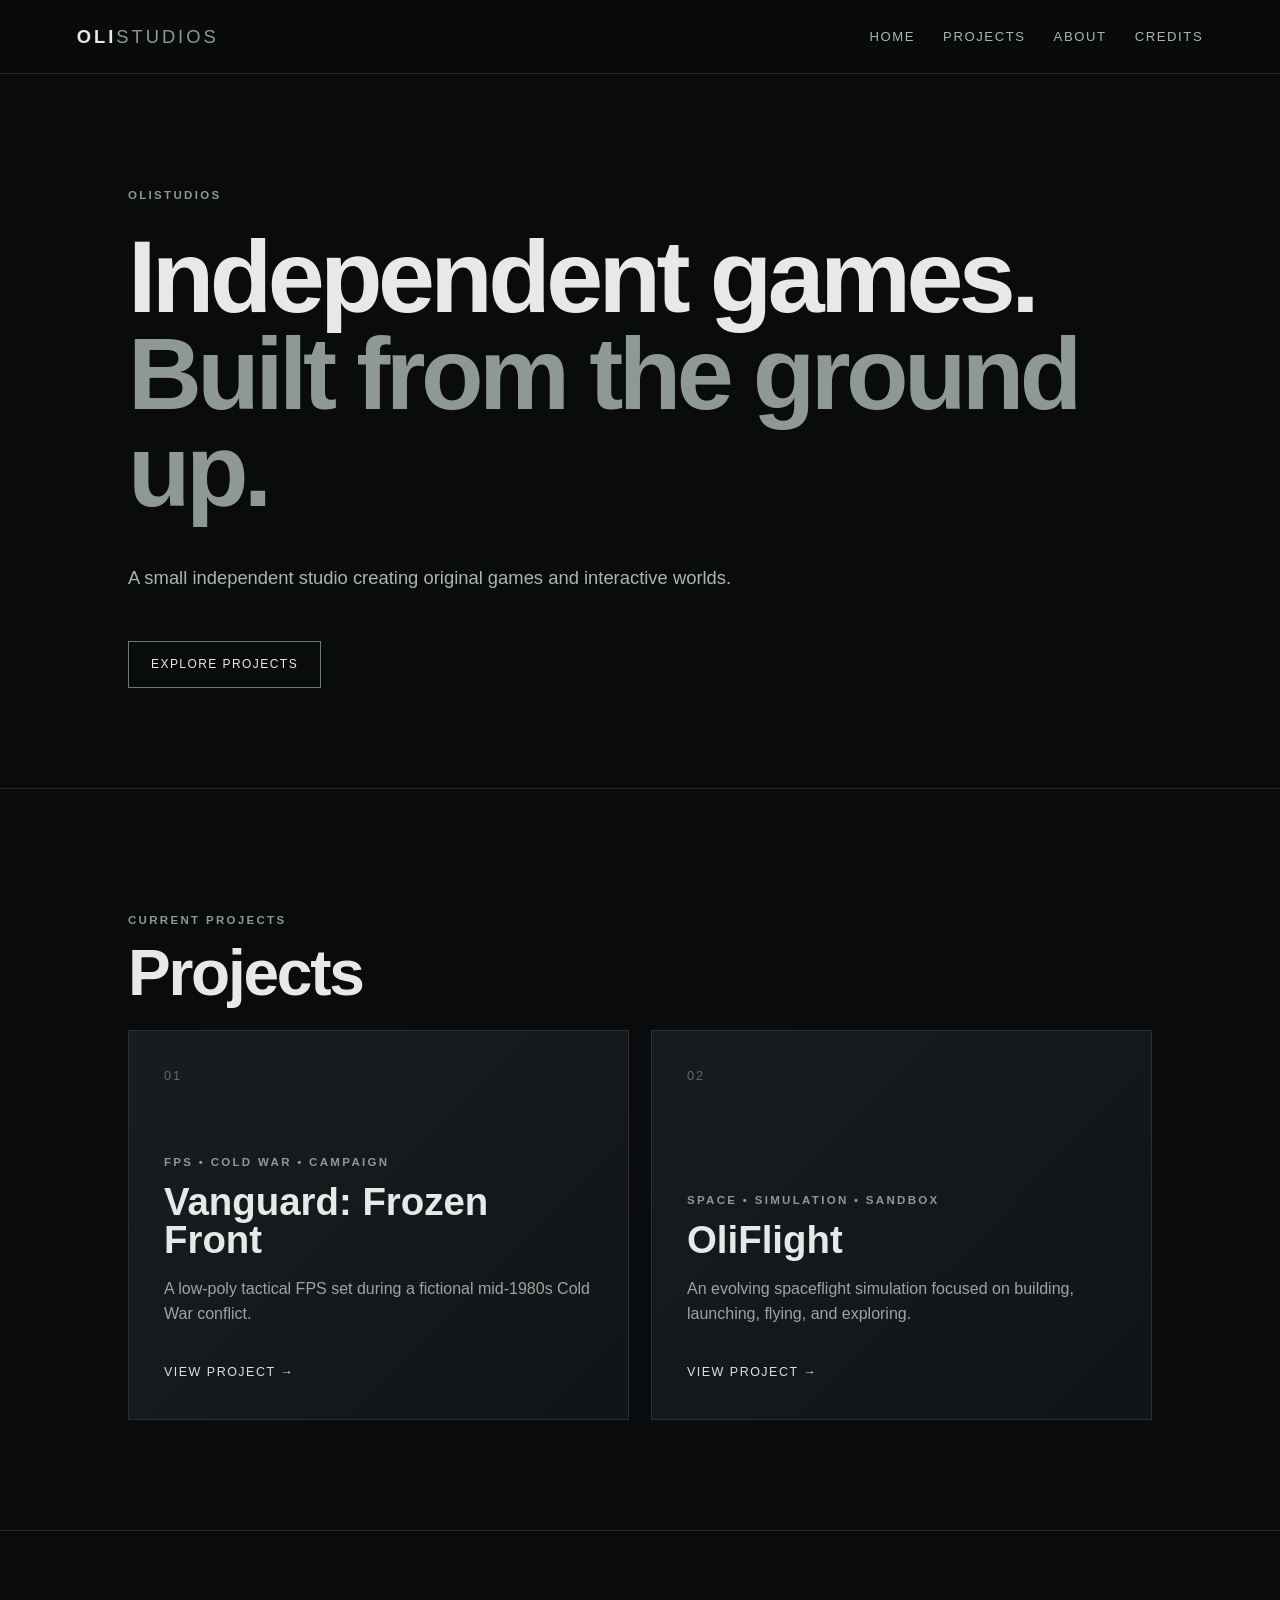
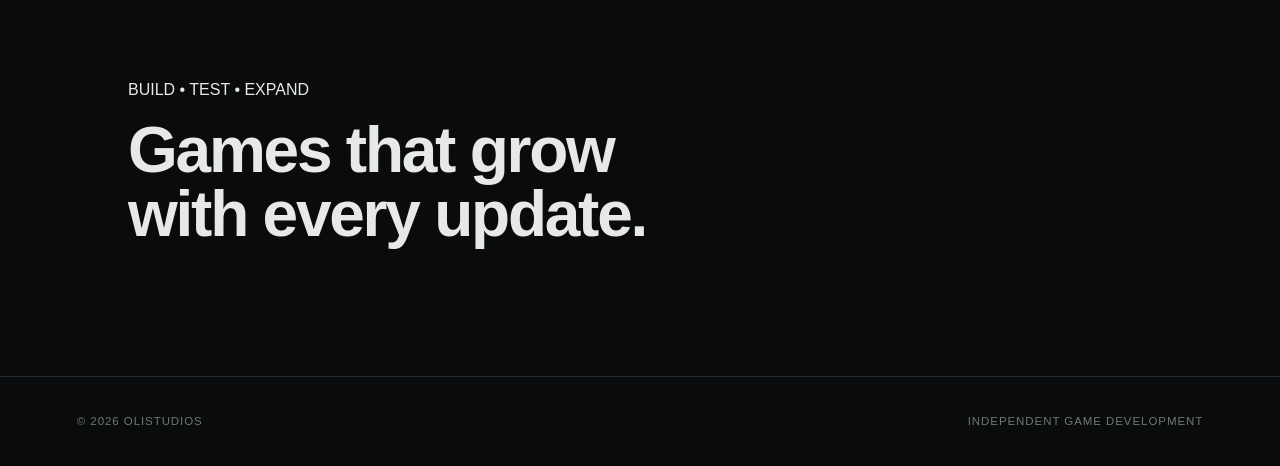
<file: index.html>
<!DOCTYPE html>
<html lang="en">
<head>
<meta charset="UTF-8">
<meta name="viewport" content="width=device-width, initial-scale=1.0">
<title>OliStudios — Independent Game Development</title>
<link rel="stylesheet" href="style.css">
</head>
<body>

<header class="site-header">
    <a class="logo" href="index.html">OLI<span>STUDIOS</span></a>
    <nav>
        <a href="index.html">Home</a>
        <a href="#projects">Projects</a>
        <a href="about.html">About</a>
        <a href="credits.html">Credits</a>
    </nav>
</header>

<main>
    <section class="hero">
        <p class="eyebrow">OLISTUDIOS</p>
        <h1>Independent games.<br><span>Built from the ground up.</span></h1>
        <p class="hero-text">A small independent studio creating original games and interactive worlds.</p>
        <a class="button" href="#projects">Explore Projects</a>
    </section>

    <section id="projects" class="section">
        <div class="section-title">
            <p class="eyebrow">CURRENT PROJECTS</p>
            <h2>Projects</h2>
        </div>

        <div class="project-grid">
            <a class="project-card frozen" href="games/frozen-front.html">
                <div class="project-number">01</div>
                <div>
                    <p class="tag">FPS • COLD WAR • CAMPAIGN</p>
                    <h3>Vanguard: Frozen Front</h3>
                    <p>A low-poly tactical FPS set during a fictional mid-1980s Cold War conflict.</p>
                    <span>View Project →</span>
                </div>
            </a>

            <a class="project-card space" href="games/oliflight.html">
                <div class="project-number">02</div>
                <div>
                    <p class="tag">SPACE • SIMULATION • SANDBOX</p>
                    <h3>OliFlight</h3>
                    <p>An evolving spaceflight simulation focused on building, launching, flying, and exploring.</p>
                    <span>View Project →</span>
                </div>
            </a>
        </div>
    </section>

    <section class="statement">
        <p>BUILD • TEST • EXPAND</p>
        <h2>Games that grow<br>with every update.</h2>
    </section>
</main>

<footer>
    <div>© 2026 OliStudios</div>
    <div>Independent Game Development</div>
</footer>

<script async src="https://cdn.harku.app/loader.js" data-harku-key="d36383e3ff04aa05386f8c334c3c5c8c" data-harku-theme="dark"></script>
<script src="script.js"></script>
</body>
</html>
</file>
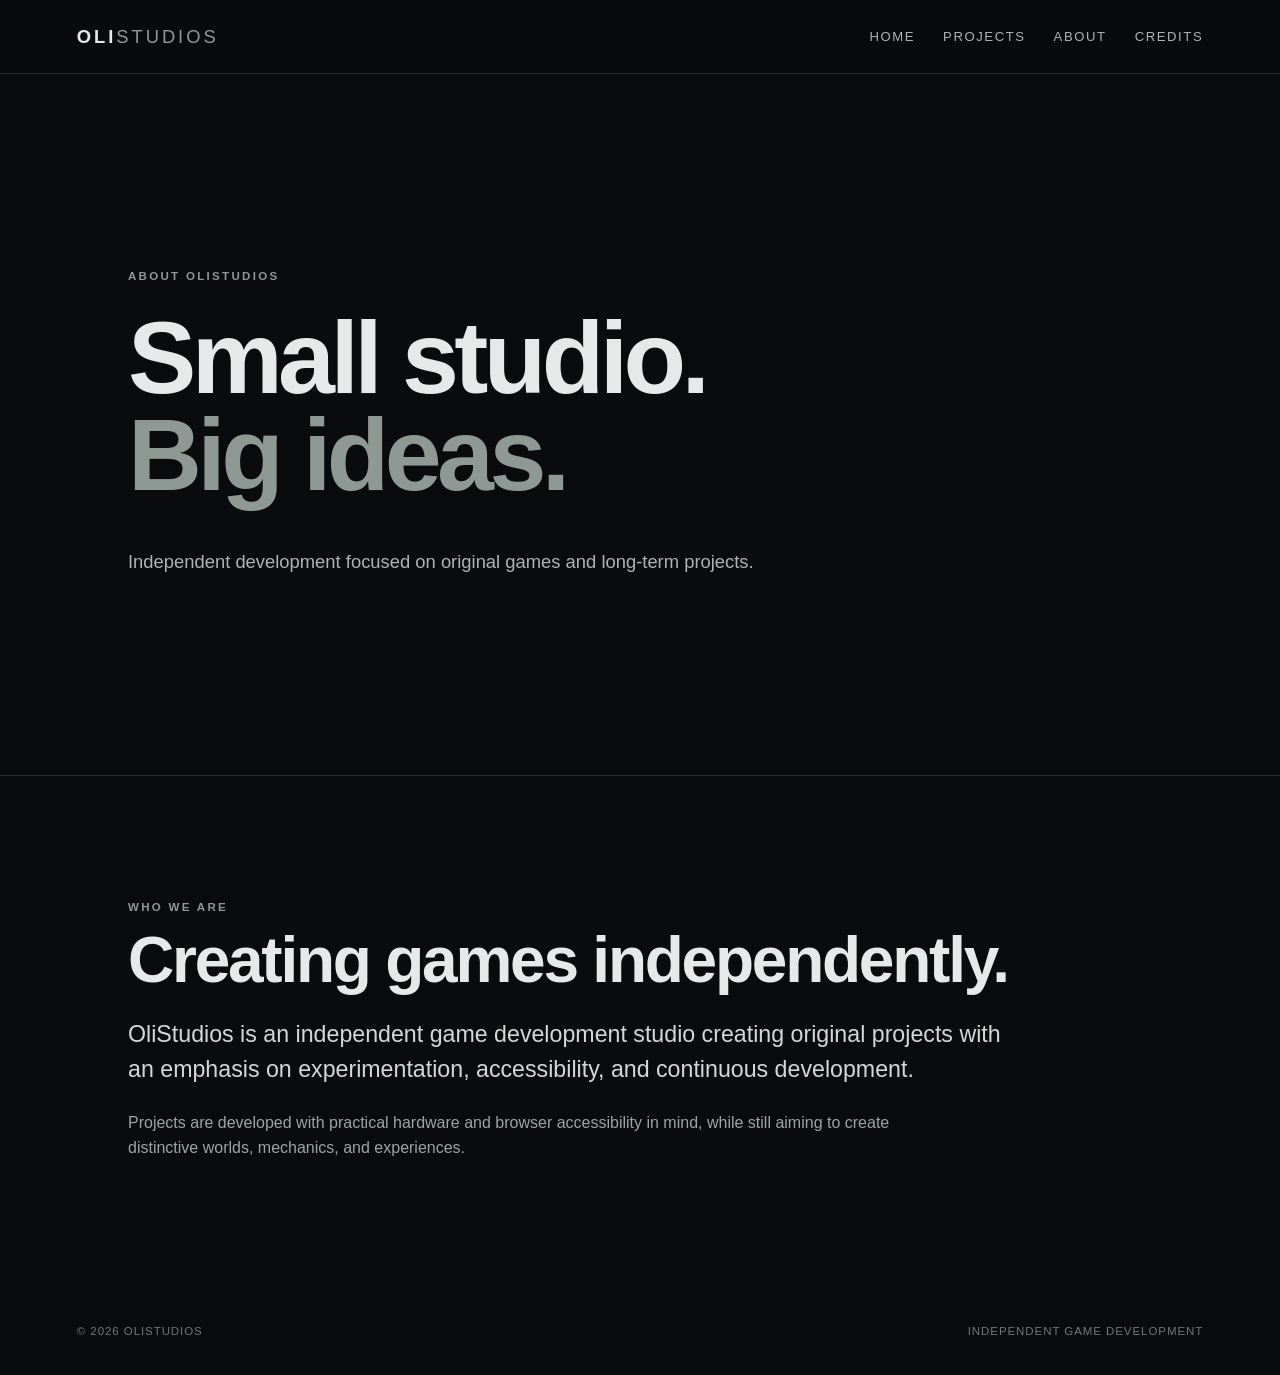
<file: about.html>
<!DOCTYPE html>
<html lang="en">
<head>
<meta charset="UTF-8">
<meta name="viewport" content="width=device-width, initial-scale=1.0">
<title>About — OliStudios</title>
<link rel="stylesheet" href="style.css">
</head>
<body>

<header class="site-header">
    <a class="logo" href="index.html">OLI<span>STUDIOS</span></a>
    <nav>
        <a href="index.html">Home</a>
        <a href="index.html#projects">Projects</a>
        <a href="about.html">About</a>
        <a href="credits.html">Credits</a>
    </nav>
</header>

<main>
<section class="project-hero">
    <p class="eyebrow">ABOUT OLISTUDIOS</p>
    <h1>Small studio.<br><span>Big ideas.</span></h1>
    <p>Independent development focused on original games and long-term projects.</p>
</section>

<section class="section">
    <div class="content-wide">
        <p class="eyebrow">WHO WE ARE</p>
        <h2>Creating games independently.</h2>
        <p class="large-copy">
            OliStudios is an independent game development studio creating original projects with an emphasis on experimentation, accessibility, and continuous development.
        </p>
        <p>
            Projects are developed with practical hardware and browser accessibility in mind, while still aiming to create distinctive worlds, mechanics, and experiences.
        </p>
    </div>
</section>
</main>

<footer>
    <div>© 2026 OliStudios</div>
    <div>Independent Game Development</div>
</footer>

</body>
</html>
</file>
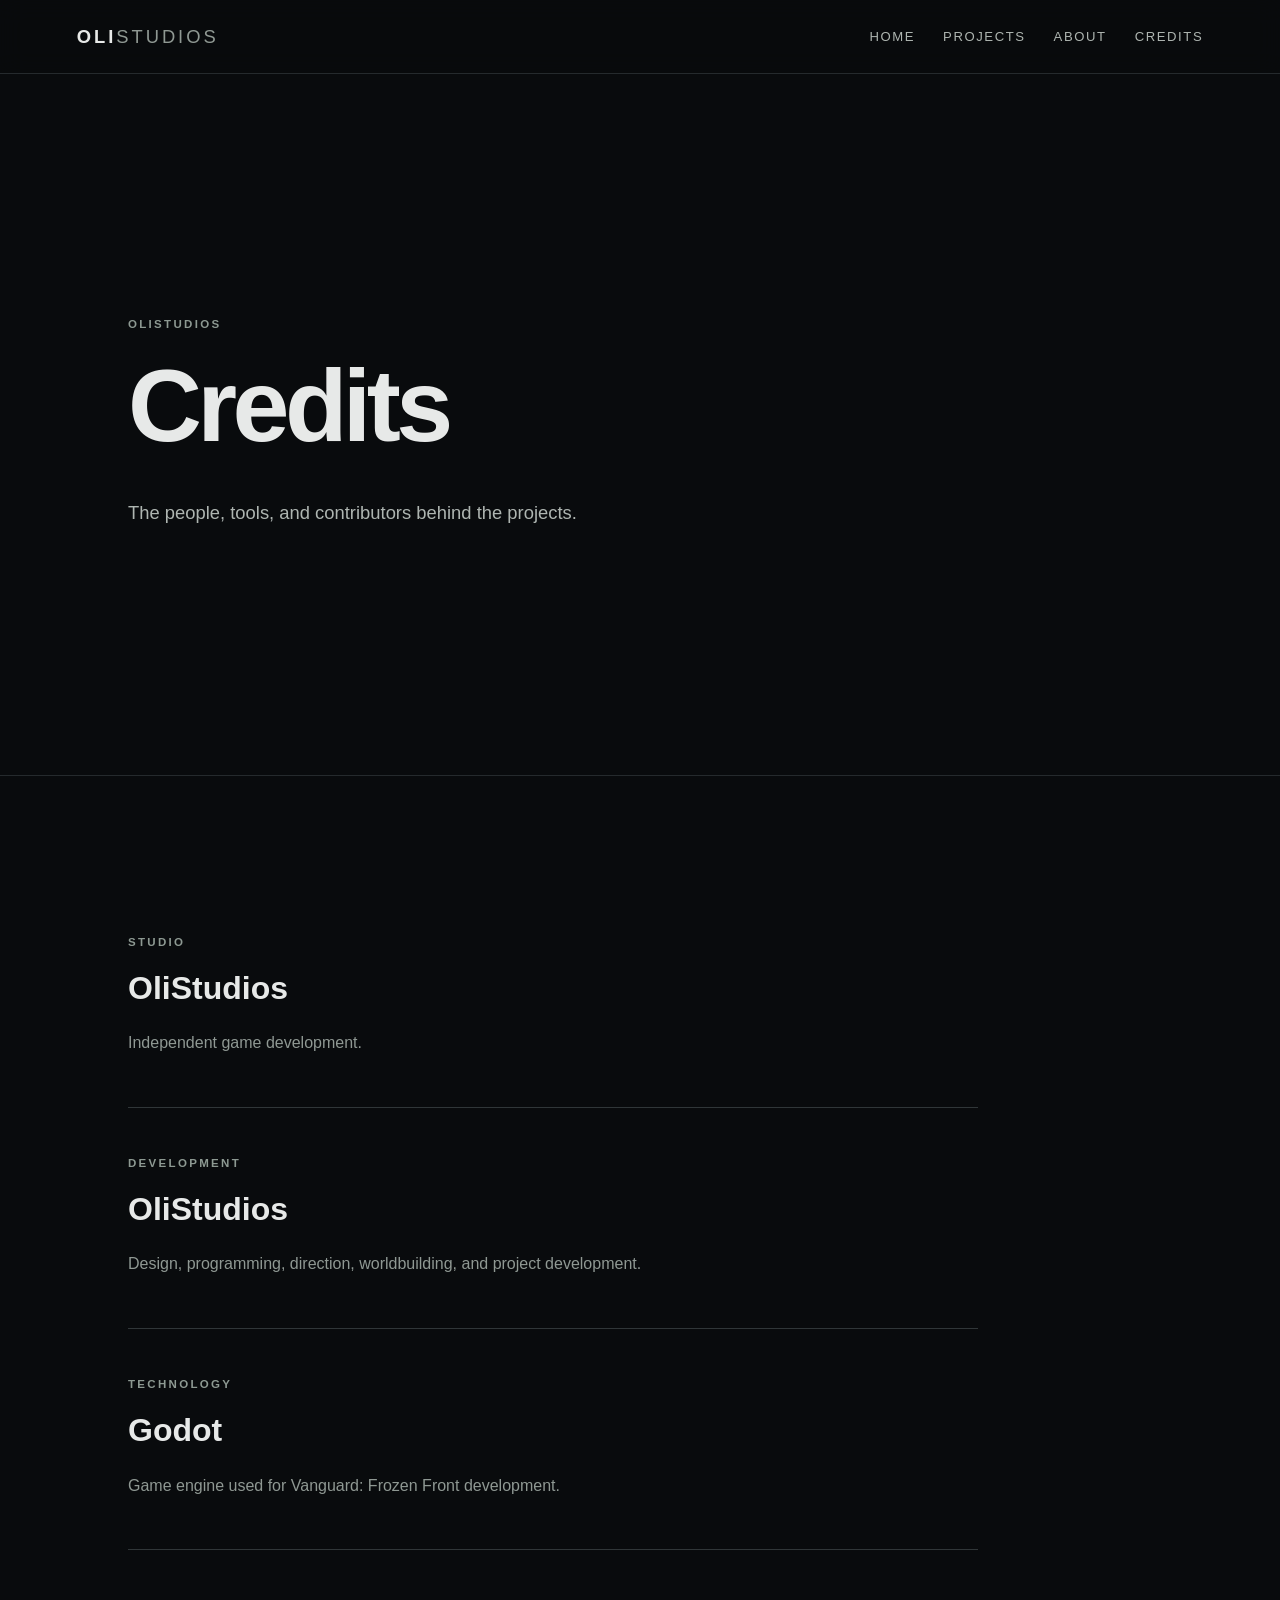
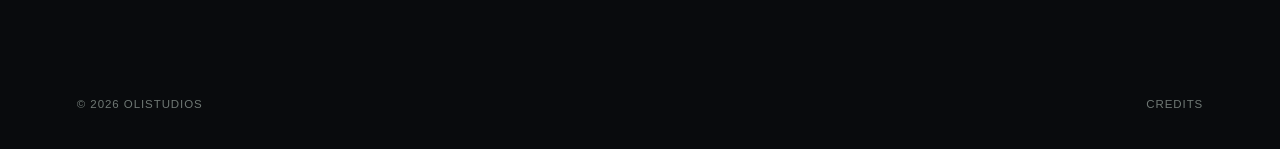
<file: credits.html>
<!DOCTYPE html>
<html lang="en">
<head>
<meta charset="UTF-8">
<meta name="viewport" content="width=device-width, initial-scale=1.0">
<title>Credits — OliStudios</title>
<link rel="stylesheet" href="style.css">
</head>
<body>

<header class="site-header">
    <a class="logo" href="index.html">OLI<span>STUDIOS</span></a>
    <nav>
        <a href="index.html">Home</a>
        <a href="index.html#projects">Projects</a>
        <a href="about.html">About</a>
        <a href="credits.html">Credits</a>
    </nav>
</header>

<main>
<section class="project-hero">
    <p class="eyebrow">OLISTUDIOS</p>
    <h1>Credits</h1>
    <p>The people, tools, and contributors behind the projects.</p>
</section>

<section class="section">
    <div class="credits-list">
        <div>
            <p class="eyebrow">STUDIO</p>
            <h2>OliStudios</h2>
            <p>Independent game development.</p>
        </div>
        <div>
            <p class="eyebrow">DEVELOPMENT</p>
            <h2>OliStudios</h2>
            <p>Design, programming, direction, worldbuilding, and project development.</p>
        </div>
        <div>
            <p class="eyebrow">TECHNOLOGY</p>
            <h2>Godot</h2>
            <p>Game engine used for Vanguard: Frozen Front development.</p>
        </div>
    </div>
</section>
</main>

<footer>
    <div>© 2026 OliStudios</div>
    <div>Credits</div>
</footer>

</body>
</html>
</file>
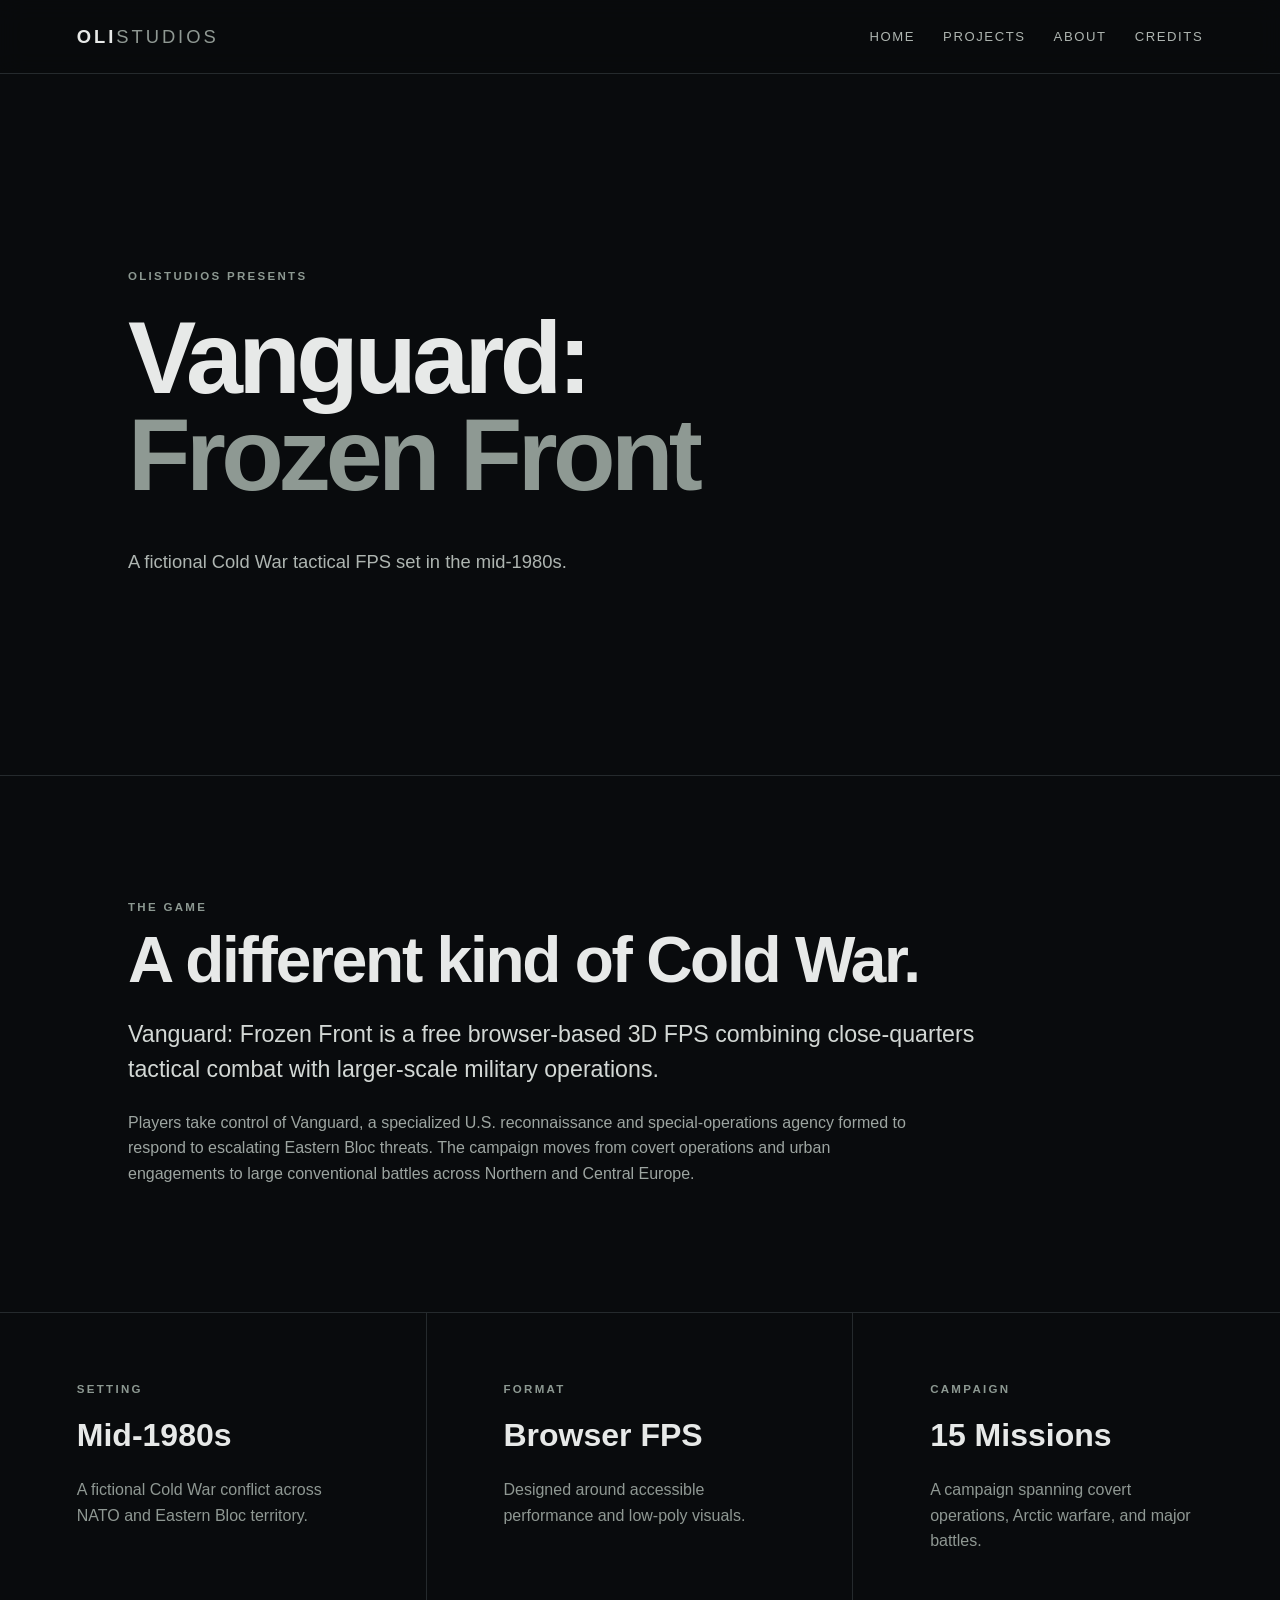
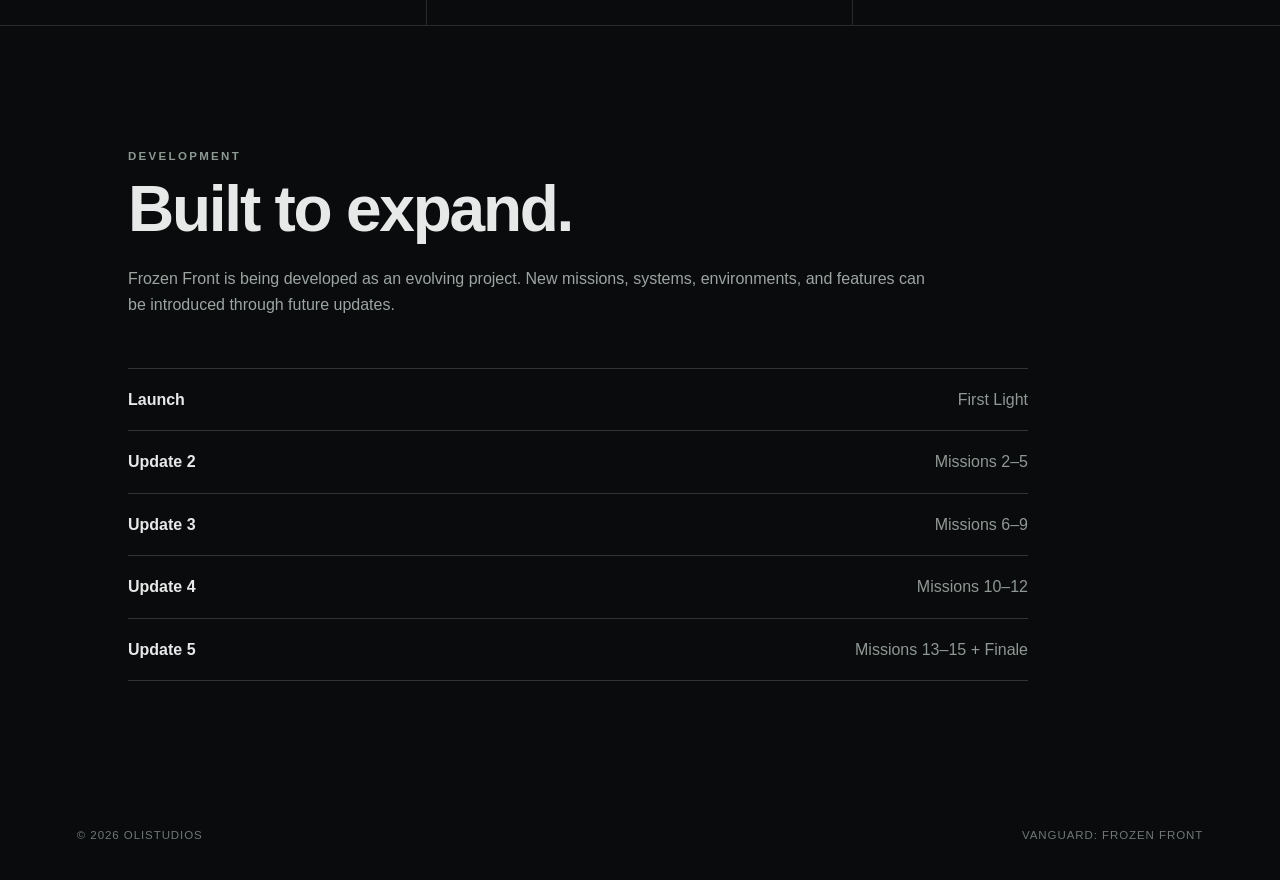
<file: games/frozen-front.html>
<!DOCTYPE html>
<html lang="en">
<head>
<meta charset="UTF-8">
<meta name="viewport" content="width=device-width, initial-scale=1.0">
<title>Vanguard: Frozen Front — OliStudios</title>
<link rel="stylesheet" href="../style.css">
</head>
<body>

<header class="site-header">
    <a class="logo" href="../index.html">OLI<span>STUDIOS</span></a>
    <nav>
        <a href="../index.html">Home</a>
        <a href="../index.html#projects">Projects</a>
        <a href="../about.html">About</a>
        <a href="../credits.html">Credits</a>
    </nav>
</header>

<main>
<section class="project-hero frozen-hero">
    <p class="eyebrow">OLISTUDIOS PRESENTS</p>
    <h1>Vanguard:<br><span>Frozen Front</span></h1>
    <p>A fictional Cold War tactical FPS set in the mid-1980s.</p>
</section>

<section class="section">
    <div class="content-wide">
        <p class="eyebrow">THE GAME</p>
        <h2>A different kind of Cold War.</h2>
        <p class="large-copy">
            Vanguard: Frozen Front is a free browser-based 3D FPS combining close-quarters tactical combat with larger-scale military operations.
        </p>
        <p>
            Players take control of Vanguard, a specialized U.S. reconnaissance and special-operations agency formed to respond to escalating Eastern Bloc threats. The campaign moves from covert operations and urban engagements to large conventional battles across Northern and Central Europe.
        </p>
    </div>
</section>

<section class="info-grid">
    <div>
        <p class="eyebrow">SETTING</p>
        <h3>Mid-1980s</h3>
        <p>A fictional Cold War conflict across NATO and Eastern Bloc territory.</p>
    </div>
    <div>
        <p class="eyebrow">FORMAT</p>
        <h3>Browser FPS</h3>
        <p>Designed around accessible performance and low-poly visuals.</p>
    </div>
    <div>
        <p class="eyebrow">CAMPAIGN</p>
        <h3>15 Missions</h3>
        <p>A campaign spanning covert operations, Arctic warfare, and major battles.</p>
    </div>
</section>

<section class="section">
    <div class="content-wide">
        <p class="eyebrow">DEVELOPMENT</p>
        <h2>Built to expand.</h2>
        <p>
            Frozen Front is being developed as an evolving project. New missions, systems, environments, and features can be introduced through future updates.
        </p>
        <div class="timeline">
            <div><b>Launch</b><span>First Light</span></div>
            <div><b>Update 2</b><span>Missions 2–5</span></div>
            <div><b>Update 3</b><span>Missions 6–9</span></div>
            <div><b>Update 4</b><span>Missions 10–12</span></div>
            <div><b>Update 5</b><span>Missions 13–15 + Finale</span></div>
        </div>
    </div>
</section>
</main>

<footer>
    <div>© 2026 OliStudios</div>
    <div>Vanguard: Frozen Front</div>
</footer>

</body>
</html>
</file>
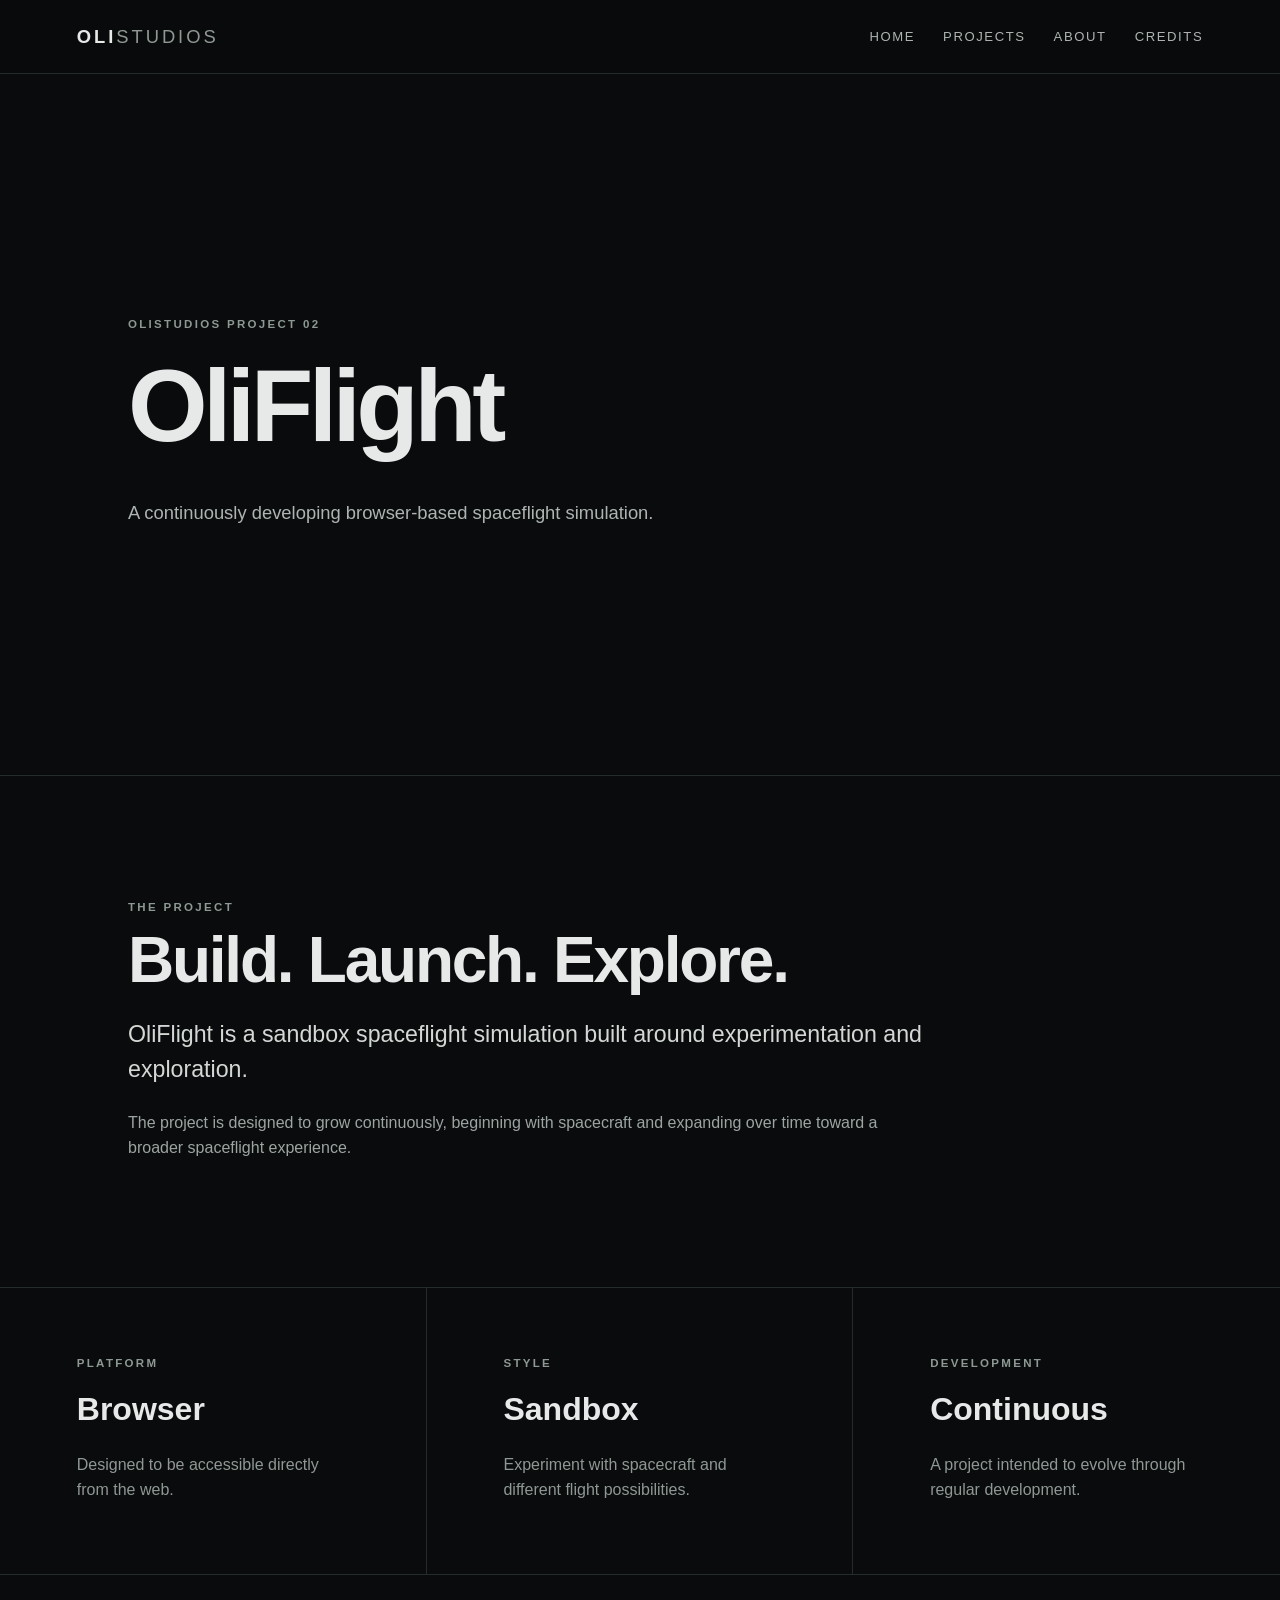
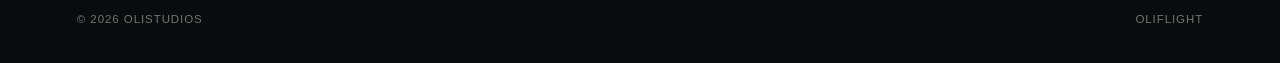
<file: games/oliflight.html>
<!DOCTYPE html>
<html lang="en">
<head>
<meta charset="UTF-8">
<meta name="viewport" content="width=device-width, initial-scale=1.0">
<title>OliFlight — OliStudios</title>
<link rel="stylesheet" href="../style.css">
</head>
<body>

<header class="site-header">
    <a class="logo" href="../index.html">OLI<span>STUDIOS</span></a>
    <nav>
        <a href="../index.html">Home</a>
        <a href="../index.html#projects">Projects</a>
        <a href="../about.html">About</a>
        <a href="../credits.html">Credits</a>
    </nav>
</header>

<main>
<section class="project-hero space-hero">
    <p class="eyebrow">OLISTUDIOS PROJECT 02</p>
    <h1>OliFlight</h1>
    <p>A continuously developing browser-based spaceflight simulation.</p>
</section>

<section class="section">
    <div class="content-wide">
        <p class="eyebrow">THE PROJECT</p>
        <h2>Build. Launch. Explore.</h2>
        <p class="large-copy">
            OliFlight is a sandbox spaceflight simulation built around experimentation and exploration.
        </p>
        <p>
            The project is designed to grow continuously, beginning with spacecraft and expanding over time toward a broader spaceflight experience.
        </p>
    </div>
</section>

<section class="info-grid">
    <div>
        <p class="eyebrow">PLATFORM</p>
        <h3>Browser</h3>
        <p>Designed to be accessible directly from the web.</p>
    </div>
    <div>
        <p class="eyebrow">STYLE</p>
        <h3>Sandbox</h3>
        <p>Experiment with spacecraft and different flight possibilities.</p>
    </div>
    <div>
        <p class="eyebrow">DEVELOPMENT</p>
        <h3>Continuous</h3>
        <p>A project intended to evolve through regular development.</p>
    </div>
</section>
</main>

<footer>
    <div>© 2026 OliStudios</div>
    <div>OliFlight</div>
</footer>

</body>
</html>
</file>
<file: style.css>
* {
    box-sizing: border-box;
}

html {
    scroll-behavior: smooth;
}

body {
    margin: 0;
    background: #090b0d;
    color: #e7e9e8;
    font-family: Arial, Helvetica, sans-serif;
    line-height: 1.6;
}

a {
    color: inherit;
}

.site-header {
    position: sticky;
    top: 0;
    z-index: 20;
    display: flex;
    justify-content: space-between;
    align-items: center;
    padding: 22px 6vw;
    background: rgba(9, 11, 13, 0.92);
    border-bottom: 1px solid #252a2d;
    backdrop-filter: blur(12px);
}

.logo {
    text-decoration: none;
    font-weight: 900;
    letter-spacing: .16em;
    font-size: 1.15rem;
}

.logo span {
    font-weight: 400;
    color: #8f9893;
}

nav {
    display: flex;
    gap: 28px;
}

nav a {
    color: #aeb5b1;
    text-decoration: none;
    font-size: .82rem;
    text-transform: uppercase;
    letter-spacing: .12em;
}

nav a:hover {
    color: #fff;
}

.hero,
.project-hero {
    min-height: 78vh;
    display: flex;
    flex-direction: column;
    justify-content: center;
    padding: 100px 10vw;
    border-bottom: 1px solid #252a2d;
}

.hero {
    background:
        linear-gradient(90deg, rgba(9,11,13,.98), rgba(9,11,13,.72)),
        repeating-linear-gradient(0deg, transparent, transparent 49px, rgba(255,255,255,.025) 50px);
}

.hero h1,
.project-hero h1 {
    max-width: 1000px;
    margin: 12px 0 25px;
    font-size: clamp(3.2rem, 8vw, 7rem);
    line-height: .95;
    letter-spacing: -.045em;
}

.hero h1 span,
.project-hero h1 span {
    color: #8e9993;
}

.hero-text,
.project-hero > p:last-child {
    max-width: 650px;
    color: #aeb5b1;
    font-size: 1.15rem;
}

.eyebrow,
.tag {
    color: #8d9992;
    font-size: .72rem;
    font-weight: 700;
    letter-spacing: .2em;
    text-transform: uppercase;
}

.button {
    width: fit-content;
    margin-top: 30px;
    padding: 13px 22px;
    border: 1px solid #6e7973;
    text-decoration: none;
    text-transform: uppercase;
    letter-spacing: .12em;
    font-size: .75rem;
}

.button:hover {
    background: #dfe4e1;
    color: #090b0d;
}

.section {
    padding: 110px 10vw;
}

.section-title h2,
.content-wide h2,
.statement h2 {
    margin: 5px 0 25px;
    font-size: clamp(2.5rem, 5vw, 4.5rem);
    line-height: 1;
    letter-spacing: -.035em;
}

.project-grid {
    display: grid;
    grid-template-columns: repeat(2, 1fr);
    gap: 22px;
}

.project-card {
    min-height: 390px;
    padding: 35px;
    display: flex;
    flex-direction: column;
    justify-content: space-between;
    text-decoration: none;
    border: 1px solid #2a3033;
    background: #111518;
    transition: transform .2s, border-color .2s;
}

.project-card:hover {
    transform: translateY(-6px);
    border-color: #737d78;
}

.project-card.frozen {
    background:
        linear-gradient(135deg, rgba(55,65,62,.18), transparent),
        #111518;
}

.project-card.space {
    background:
        linear-gradient(135deg, rgba(43,53,66,.2), transparent),
        #111518;
}

.project-number {
    color: #626b67;
    font-size: .8rem;
    letter-spacing: .15em;
}

.project-card h3 {
    margin: 8px 0 12px;
    font-size: clamp(1.8rem, 3vw, 3rem);
    line-height: 1;
}

.project-card p:not(.tag) {
    max-width: 500px;
    color: #9da5a1;
}

.project-card span {
    display: inline-block;
    margin-top: 20px;
    color: #dce1df;
    font-size: .78rem;
    text-transform: uppercase;
    letter-spacing: .12em;
}

.statement {
    padding: 130px 10vw;
    border-top: 1px solid #252a2d;
    border-bottom: 1px solid #252a2d;
}

.statement h2 {
    margin-bottom: 0;
}

.content-wide {
    max-width: 900px;
}

.large-copy {
    color: #d3d8d5;
    font-size: 1.45rem;
    line-height: 1.5;
}

.content-wide p:not(.eyebrow):not(.large-copy) {
    color: #9da5a1;
    max-width: 800px;
}

.info-grid {
    display: grid;
    grid-template-columns: repeat(3, 1fr);
    border-top: 1px solid #252a2d;
    border-bottom: 1px solid #252a2d;
}

.info-grid > div {
    padding: 55px 6vw;
    border-right: 1px solid #252a2d;
}

.info-grid > div:last-child {
    border-right: 0;
}

.info-grid h3 {
    font-size: 2rem;
    margin: 5px 0 10px;
}

.info-grid p:not(.eyebrow) {
    color: #8f9893;
}

.timeline {
    margin-top: 50px;
    border-top: 1px solid #303638;
}

.timeline div {
    display: flex;
    justify-content: space-between;
    gap: 30px;
    padding: 18px 0;
    border-bottom: 1px solid #303638;
}

.timeline span {
    color: #8f9893;
}

.credits-list {
    max-width: 850px;
}

.credits-list > div {
    padding: 35px 0;
    border-bottom: 1px solid #303638;
}

.credits-list h2 {
    font-size: 2rem;
    margin: 5px 0;
}

.credits-list p:not(.eyebrow) {
    color: #8f9893;
}

footer {
    display: flex;
    justify-content: space-between;
    gap: 20px;
    padding: 35px 6vw;
    color: #6f7874;
    font-size: .72rem;
    letter-spacing: .08em;
    text-transform: uppercase;
}

@media (max-width: 750px) {
    .site-header {
        padding: 18px 5vw;
    }

    nav {
        gap: 12px;
    }

    nav a {
        font-size: .65rem;
    }

    .hero,
    .project-hero {
        min-height: 70vh;
        padding: 80px 7vw;
    }

    .hero h1,
    .project-hero h1 {
        font-size: clamp(3rem, 15vw, 5rem);
    }

    .section {
        padding: 75px 7vw;
    }

    .project-grid,
    .info-grid {
        grid-template-columns: 1fr;
    }

    .info-grid > div {
        border-right: 0;
        border-bottom: 1px solid #252a2d;
    }

    .info-grid > div:last-child {
        border-bottom: 0;
    }

    footer {
        flex-direction: column;
    }
}
</file>
